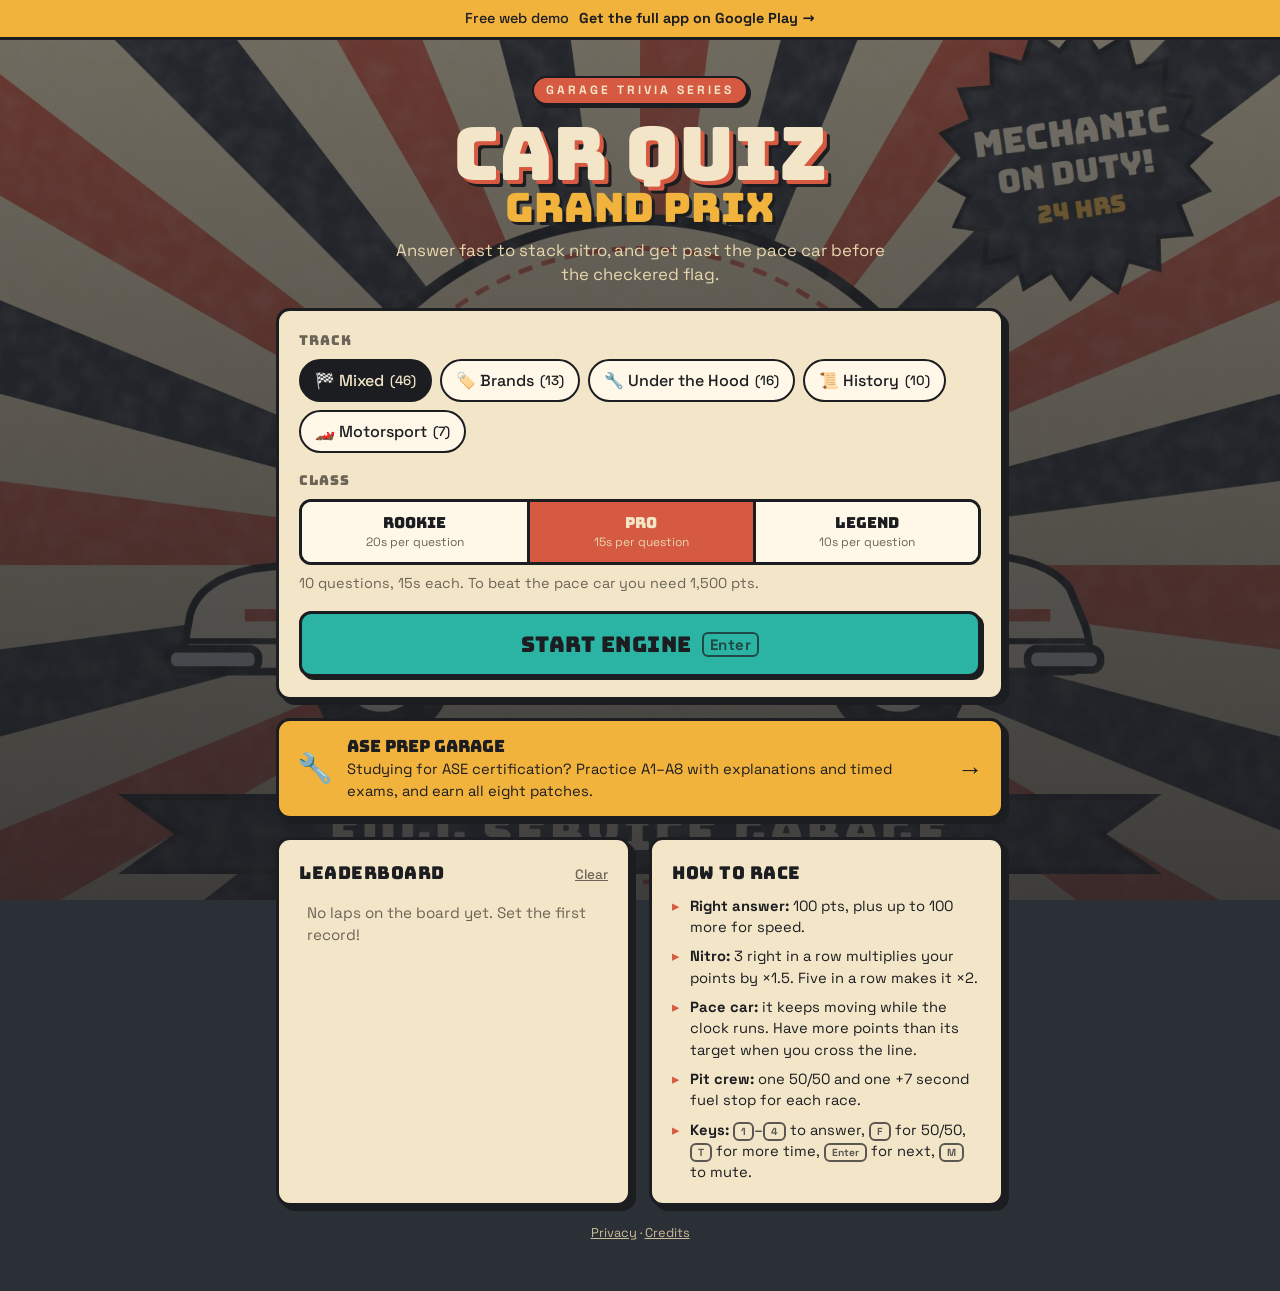
<file: index.html>
<!DOCTYPE html>
<html lang="en">
<head>
  <meta charset="UTF-8">
  <meta name="viewport" content="width=device-width, initial-scale=1.0, viewport-fit=cover">
  <meta name="description" content="Car Quiz Grand Prix: answer car trivia fast enough to beat the pace car.">
  <meta name="theme-color" content="#2b2f36">
  <title>Car Quiz Grand Prix</title>
  <link rel="manifest" href="manifest.webmanifest">
  <link rel="icon" type="image/png" sizes="48x48" href="icons/favicon-48.png">
  <link rel="apple-touch-icon" href="icons/apple-touch-icon.png">
  <meta name="mobile-web-app-capable" content="yes">
  <link rel="stylesheet" href="fonts/fonts.css">
  <link rel="stylesheet" href="style.css">
</head>
<body>
  <!-- Reusable car silhouette (faces right) -->
  <svg width="0" height="0" style="position:absolute" aria-hidden="true">
    <symbol id="car" viewBox="0 0 64 28">
      <path d="M4 20 L6 13 Q8 10 13 10 L22 10 L30 3 Q32 2 35 2 L46 2 Q49 2 51 5 L55 10 Q61 11 62 15 L62 20 Z" fill="currentColor"/>
      <path d="M26 10 L32 5 Q33 4 35 4 L39 4 L39 10 Z M42 4 L46 4 Q48 4 49 6 L52 10 L42 10 Z" fill="#cfe8ff" opacity=".85"/>
      <circle cx="16" cy="21" r="6" fill="#1b1d21"/><circle cx="16" cy="21" r="2.5" fill="#bbb"/>
      <circle cx="50" cy="21" r="6" fill="#1b1d21"/><circle cx="50" cy="21" r="2.5" fill="#bbb"/>
    </symbol>
  </svg>

  <div class="backdrop" aria-hidden="true"></div>

  <!-- ============ TITLE ============ -->
  <main id="screen-title" class="screen" data-active>
    <header class="brand">
      <p class="brand__eyebrow">Garage Trivia Series</p>
      <h1 class="brand__title">Car Quiz <span>Grand Prix</span></h1>
      <p class="brand__tag">Answer fast to stack nitro, and get past the pace car before the checkered flag.</p>
    </header>

    <form id="setup" class="panel setup" autocomplete="off">
      <fieldset>
        <legend>Track</legend>
        <div class="chips" id="cat-options"></div>
      </fieldset>

      <fieldset>
        <legend>Class</legend>
        <div class="segmented" id="diff-options"></div>
        <p class="setup__hint" id="diff-hint" aria-live="polite"></p>
      </fieldset>

      <button type="submit" class="btn btn--go" id="start">
        <span>Start engine</span> <kbd>Enter</kbd>
      </button>
    </form>

    <a class="panel promo" href="ase.html">
      <span class="promo__icon" aria-hidden="true">🔧</span>
      <span class="promo__text">
        <b>ASE Prep Garage</b>
        <span>Studying for ASE certification? Practice A1–A8 with explanations and timed exams, and earn all eight patches.</span>
      </span>
      <span class="promo__go" aria-hidden="true">→</span>
    </a>

    <div class="title-grid">
      <section class="panel" aria-labelledby="lb-title">
        <div class="panel__head">
          <h2 id="lb-title">Leaderboard</h2>
          <button class="link" id="lb-clear" type="button">Clear</button>
        </div>
        <ol class="leaderboard" id="lb-title-list"></ol>
      </section>

      <section class="panel how" aria-labelledby="how-title">
        <h2 id="how-title">How to race</h2>
        <ul>
          <li><b>Right answer:</b> 100 pts, plus up to 100 more for speed.</li>
          <li><b>Nitro:</b> 3 right in a row multiplies your points by ×1.5. Five in a row makes it ×2.</li>
          <li><b>Pace car:</b> it keeps moving while the clock runs. Have more points than its target when you cross the line.</li>
          <li><b>Pit crew:</b> one 50/50 and one +7 second fuel stop for each race.</li>
          <li><b>Keys:</b> <kbd>1</kbd>–<kbd>4</kbd> to answer, <kbd>F</kbd> for 50/50, <kbd>T</kbd> for more time, <kbd>Enter</kbd> for next, <kbd>M</kbd> to mute.</li>
        </ul>
      </section>
    </div>
    <p class="credits"><a href="privacy.html">Privacy</a> · <a href="privacy.html#credits">Credits</a></p>
  </main>

  <!-- ============ RACE ============ -->
  <main id="screen-game" class="screen" hidden>
    <div class="hud">
      <div class="hud__stat"><span class="hud__label">Lap</span><span class="hud__value" id="hud-lap">1/10</span></div>
      <div class="hud__stat"><span class="hud__label">Score</span><span class="hud__value" id="hud-score">0</span></div>
      <div class="hud__stat hud__stat--streak" id="hud-streak-wrap"><span class="hud__label">Nitro</span><span class="hud__value" id="hud-streak">×1</span></div>
      <div class="hud__actions">
        <button class="icon-btn" id="mute" type="button" aria-pressed="false" aria-label="Mute sound" title="Sound (M)">🔊</button>
        <button class="icon-btn" id="quit" type="button" aria-label="Quit race" title="Quit">✕</button>
      </div>
    </div>

    <div class="track" role="img" aria-label="Race progress" id="track">
      <div class="lane">
        <span class="lane__name">You</span>
        <div class="lane__road"><svg class="car car--you" id="car-you"><use href="#car"/></svg></div>
      </div>
      <div class="lane">
        <span class="lane__name">Pace</span>
        <div class="lane__road"><svg class="car car--pace" id="car-pace"><use href="#car"/></svg></div>
      </div>
      <div class="track__flag" aria-hidden="true"></div>
      <p class="track__gap" id="track-gap"></p>
    </div>

    <section class="panel quiz" aria-live="polite">
      <div class="quiz__meta">
        <span class="tag" id="q-cat"></span>
        <span class="timer" id="timer"><span id="timer-num">15</span>s</span>
      </div>
      <div class="timebar"><div class="timebar__fill" id="timebar"></div></div>
      <h2 class="quiz__question" id="q-text"></h2>

      <div class="answers" id="answers" role="group" aria-label="Answers"></div>

      <div class="lifelines" id="lifelines">
        <button class="btn btn--ghost" id="ll-5050" type="button"><span>50/50</span> <kbd>F</kbd></button>
        <button class="btn btn--ghost" id="ll-time" type="button"><span>+7 sec fuel</span> <kbd>T</kbd></button>
      </div>

      <div class="feedback" id="feedback" hidden>
        <p class="feedback__verdict" id="fb-verdict"></p>
        <p class="feedback__points" id="fb-points"></p>
        <p class="feedback__fact" id="fb-fact"></p>
        <button class="btn btn--go" id="next" type="button"><span>Next lap</span> <kbd>Enter</kbd></button>
      </div>
    </section>
  </main>

  <!-- ============ RESULTS ============ -->
  <main id="screen-results" class="screen" hidden>
    <section class="panel results">
      <p class="results__eyebrow" id="res-eyebrow">Race complete</p>
      <h2 class="results__title" id="res-title"></h2>
      <p class="results__sub" id="res-sub"></p>

      <div class="stats">
        <div><span id="res-score">0</span><small>Score</small></div>
        <div><span id="res-acc">0%</span><small>Accuracy</small></div>
        <div><span id="res-streak">0</span><small>Best streak</small></div>
        <div><span id="res-speed">0</span><small>Avg secs</small></div>
      </div>

      <form id="save-form" class="save">
        <label for="player-name">Put your name on the board</label>
        <div class="save__row">
          <input id="player-name" name="name" maxlength="16" placeholder="Driver name" required autocomplete="nickname">
          <button class="btn btn--go" type="submit">Save</button>
        </div>
      </form>
      <p class="save__done" id="save-done" hidden></p>

      <ol class="leaderboard" id="lb-results-list" hidden></ol>

      <div class="results__actions">
        <button class="btn btn--go" id="again" type="button">Race again</button>
        <button class="btn btn--ghost" id="menu" type="button">Change setup</button>
        <button class="btn btn--ghost" id="share" type="button">Share result</button>
      </div>

      <details class="review">
        <summary>Review your answers</summary>
        <ol id="review-list"></ol>
      </details>
    </section>
  </main>

  <dialog id="quit-dialog" class="panel">
    <form method="dialog">
      <h2>Leave the race?</h2>
      <p>You'll lose your progress in this race.</p>
      <div class="results__actions">
        <button class="btn btn--ghost" value="stay">Keep racing</button>
        <button class="btn btn--danger" value="quit">Quit</button>
      </div>
    </form>
  </dialog>

  <div class="toast" id="toast" role="status" aria-live="polite"></div>
  <div class="confetti" id="confetti" aria-hidden="true"></div>

  <script>window.CARQUIZ_EDITION = 'demo';</script>
  <script src="app.js"></script>
  <script src="pro.js"></script>
  <script src="questions.js"></script>
  <script src="index.js"></script>
</body>
</html>
</file>
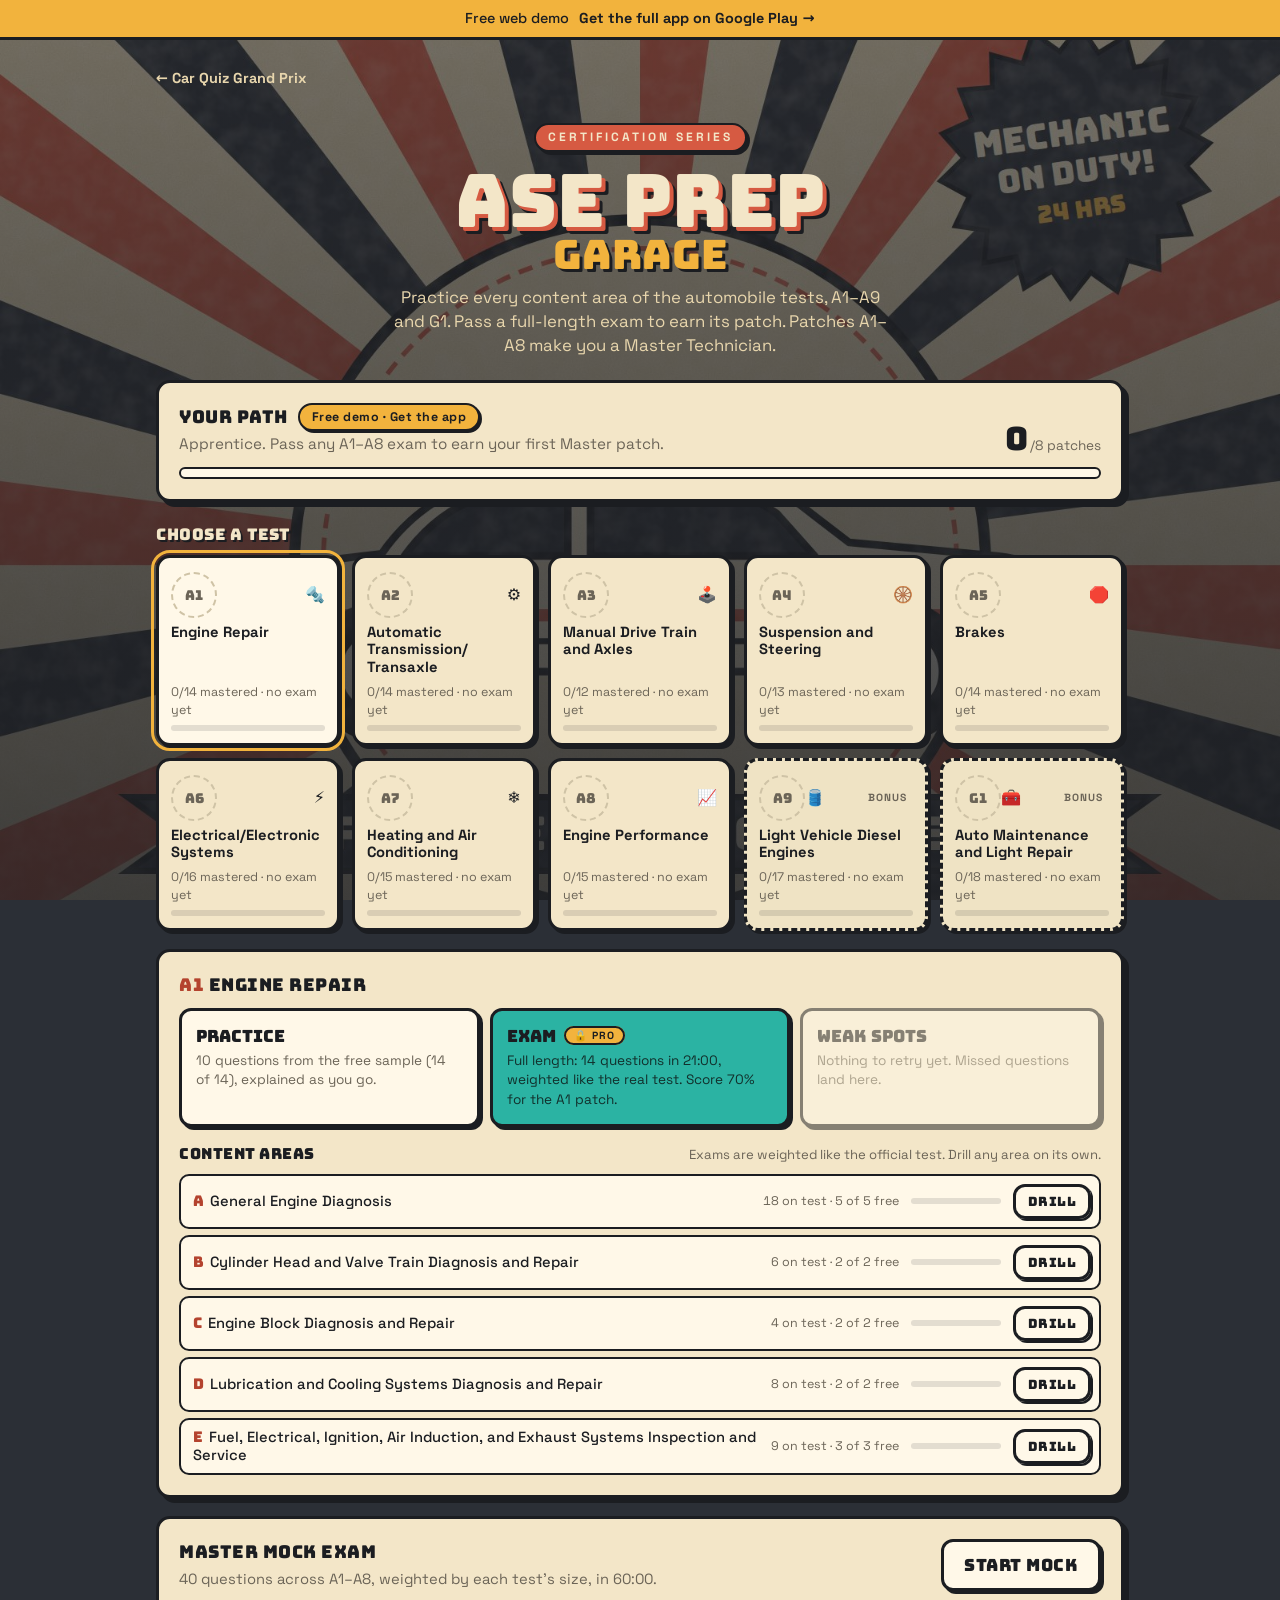
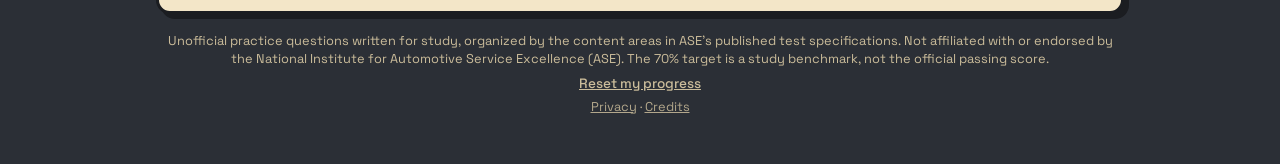
<file: ase.html>
<!DOCTYPE html>
<html lang="en">
<head>
  <meta charset="UTF-8">
  <meta name="viewport" content="width=device-width, initial-scale=1.0, viewport-fit=cover">
  <meta name="description" content="ASE-style practice for the A1–A8 automobile certification tests: practice with explanations, timed exams, and weak-spot drills.">
  <meta name="theme-color" content="#2b2f36">
  <title>ASE Prep Garage</title>
  <link rel="manifest" href="manifest.webmanifest">
  <link rel="icon" type="image/png" sizes="48x48" href="icons/favicon-48.png">
  <link rel="apple-touch-icon" href="icons/apple-touch-icon.png">
  <meta name="mobile-web-app-capable" content="yes">
  <link rel="stylesheet" href="fonts/fonts.css">
  <link rel="stylesheet" href="style.css">
  <link rel="stylesheet" href="ase.css">
</head>
<body class="ase">
  <div class="backdrop" aria-hidden="true"></div>

  <!-- ============ GARAGE (home) ============ -->
  <main id="screen-home" class="screen">
    <nav class="topnav"><a class="link-back" href="index.html">← Car Quiz Grand Prix</a></nav>

    <header class="brand">
      <p class="brand__eyebrow">Certification Series</p>
      <h1 class="brand__title">ASE Prep <span>Garage</span></h1>
      <p class="brand__tag">Practice every content area of the automobile tests, A1–A9 and G1. Pass a full-length exam to earn its patch. Patches A1–A8 make you a Master Technician.</p>
    </header>

    <section class="panel path" aria-labelledby="path-title">
      <div class="path__head">
        <div>
          <div class="path__title"><h2 id="path-title">Your path</h2><button class="pro-chip" id="pro-status" type="button"></button></div>
          <p class="path__rank" id="rank"></p>
        </div>
        <p class="path__count"><span id="patch-count">0</span><small>/8 patches</small></p>
      </div>
      <div class="path__bar" aria-hidden="true"><div id="path-fill"></div></div>
    </section>

    <section aria-labelledby="areas-title">
      <h2 class="section-title" id="areas-title">Choose a test</h2>
      <div class="areas" id="areas" role="list"></div>
    </section>

    <section class="panel modes" id="modes" aria-labelledby="modes-title">
      <h2 id="modes-title"><span id="sel-code"></span> <span id="sel-name"></span></h2>
      <div class="modes__grid">
        <button class="mode" id="mode-practice" type="button">
          <span class="mode__name">Practice</span>
          <span class="mode__desc" id="desc-practice"></span>
        </button>
        <button class="mode" id="mode-exam" type="button">
          <span class="mode__name">Exam</span>
          <span class="mode__desc" id="desc-exam"></span>
        </button>
        <button class="mode" id="mode-weak" type="button">
          <span class="mode__name">Weak spots</span>
          <span class="mode__desc" id="desc-weak"></span>
        </button>
      </div>
      <div class="subs">
        <div class="subs__head">
          <h3>Content areas</h3>
          <p>Exams are weighted like the official test. Drill any area on its own.</p>
        </div>
        <ol class="subs__list" id="subs"></ol>
      </div>
    </section>

    <section class="panel mock" aria-labelledby="mock-title">
      <div>
        <h2 id="mock-title">Master mock exam</h2>
        <p id="desc-mock"></p>
      </div>
      <button class="btn btn--go" id="mode-mock" type="button">Start mock</button>
    </section>

    <footer class="disclaimer">
      <p>Unofficial practice questions written for study, organized by the content areas in ASE's published test specifications. Not affiliated with or endorsed by the National Institute for Automotive Service Excellence (ASE). The 70% target is a study benchmark, not the official passing score.</p>
      <button class="link" id="reset" type="button">Reset my progress</button>
      <p class="credits"><a href="privacy.html">Privacy</a> · <a href="privacy.html#credits">Credits</a></p>
    </footer>
  </main>

  <!-- ============ QUESTION ============ -->
  <main id="screen-quiz" class="screen" hidden>
    <div class="qbar">
      <span class="tag" id="q-area"></span>
      <span class="qbar__mode" id="q-mode"></span>
      <span class="qbar__count" id="q-count"></span>
      <span class="qbar__clock" id="q-clock" hidden></span>
      <button class="icon-btn" id="q-quit" type="button" aria-label="Leave session" title="Leave (Esc)">✕</button>
    </div>
    <div class="progress" aria-hidden="true"><div id="q-progress"></div></div>

    <section class="panel qcard">
      <p class="qcard__sub" id="q-sub"></p>
      <p class="qcard__stem" id="q-stem"></p>
      <div class="techs" id="q-techs" hidden>
        <blockquote class="tech"><span class="tech__who">Technician A says</span><p id="q-ta"></p></blockquote>
        <blockquote class="tech"><span class="tech__who">Technician B says</span><p id="q-tb"></p></blockquote>
        <p class="techs__ask">Who is correct?</p>
      </div>

      <div class="choices" id="q-choices" role="radiogroup" aria-label="Answer choices"></div>

      <div class="explain" id="q-explain" hidden>
        <p class="explain__verdict" id="q-verdict"></p>
        <p class="explain__why" id="q-why"></p>
        <button class="btn btn--go" id="q-next" type="button"><span>Next question</span> <kbd>Enter</kbd></button>
      </div>

      <div class="examnav" id="q-examnav" hidden>
        <button class="btn btn--ghost" id="q-flag" type="button" aria-pressed="false"><span>⚑ Flag</span> <kbd>F</kbd></button>
        <div class="examnav__step">
          <button class="btn btn--ghost" id="q-prev" type="button" aria-label="Previous question">←</button>
          <button class="btn btn--ghost" id="q-fwd" type="button" aria-label="Next question">→</button>
        </div>
        <button class="btn btn--go" id="q-submit" type="button">Submit exam</button>
      </div>
    </section>

    <section class="panel navgrid" id="q-grid-wrap" hidden aria-label="Question navigator">
      <div class="navgrid__legend"><span class="lg lg--done">Answered</span><span class="lg lg--flag">Flagged</span><span class="lg">Not answered</span></div>
      <div class="navgrid__cells" id="q-grid"></div>
    </section>
  </main>

  <!-- ============ RESULTS ============ -->
  <main id="screen-results" class="screen" hidden>
    <section class="panel report">
      <p class="report__eyebrow" id="r-eyebrow"></p>
      <div class="report__hero">
        <div class="patch patch--big" id="r-patch" hidden><span id="r-patch-code"></span></div>
        <div class="report__score"><span id="r-score">0%</span><small id="r-raw"></small></div>
      </div>
      <h2 class="report__title" id="r-title"></h2>
      <p class="report__sub" id="r-sub"></p>

      <div class="breakdown" id="r-breakdown" hidden></div>

      <div class="results__actions">
        <button class="btn btn--go" id="r-missed" type="button">Practice what I missed</button>
        <button class="btn btn--ghost" id="r-retake" type="button">Retake</button>
        <button class="btn btn--ghost" id="r-home" type="button">Back to garage</button>
      </div>
    </section>

    <section class="panel review" aria-labelledby="r-review-title">
      <div class="panel__head">
        <h2 id="r-review-title">Review</h2>
        <label class="toggle"><input type="checkbox" id="r-only-missed" checked> Missed only</label>
      </div>
      <ol class="review__list" id="r-list"></ol>
    </section>
  </main>

  <dialog id="dlg" class="panel">
    <form method="dialog">
      <h2 id="dlg-title"></h2>
      <p id="dlg-body"></p>
      <div class="results__actions">
        <button class="btn btn--ghost" value="cancel" id="dlg-cancel"></button>
        <button class="btn btn--danger" value="ok" id="dlg-ok"></button>
      </div>
    </form>
  </dialog>

  <dialog id="paywall" class="panel paywall" aria-labelledby="pw-title">
    <button class="icon-btn paywall__close" id="pw-close" type="button" aria-label="Close">✕</button>
    <p class="paywall__eyebrow">Car Quiz Garage Pro</p>
    <h2 id="pw-title">Unlock every question</h2>
    <ul class="paywall__list">
      <li><b>All 940 questions</b> across A1–A9 and G1, each with an explanation</li>
      <li><b>Full-length exams</b> weighted like the real tests, with a score report by content area</li>
      <li><b>Earn patches</b> and work toward Master Technician</li>
      <li><b>Master mock</b> across A1–A8, plus weak-spot review on every question</li>
    </ul>
    <button class="btn btn--go paywall__buy" id="pw-buy" type="button">Unlock Pro</button>
    <p class="paywall__note" id="pw-note"></p>
    <p class="paywall__msg" id="pw-msg" role="status" aria-live="polite"></p>
    <button class="link paywall__restore" id="pw-restore" type="button">Restore purchase</button>
  </dialog>

  <div class="toast" id="toast" role="status" aria-live="polite"></div>
  <div class="confetti" id="confetti" aria-hidden="true"></div>

  <script>window.CARQUIZ_EDITION = 'demo';</script>
  <script src="app.js"></script>
  <script src="pro.js"></script>
  <script src="ase-questions.js"></script>
  <script src="ase-bank/A1.js"></script>
  <script src="ase-bank/A2.js"></script>
  <script src="ase-bank/A3.js"></script>
  <script src="ase-bank/A4.js"></script>
  <script src="ase-bank/A5.js"></script>
  <script src="ase-bank/A6.js"></script>
  <script src="ase-bank/A7.js"></script>
  <script src="ase-bank/A8.js"></script>
  <script src="ase-bank/A9.js"></script>
  <script src="ase-bank/G1.js"></script>
  <script src="ase.js"></script>
</body>
</html>
</file>
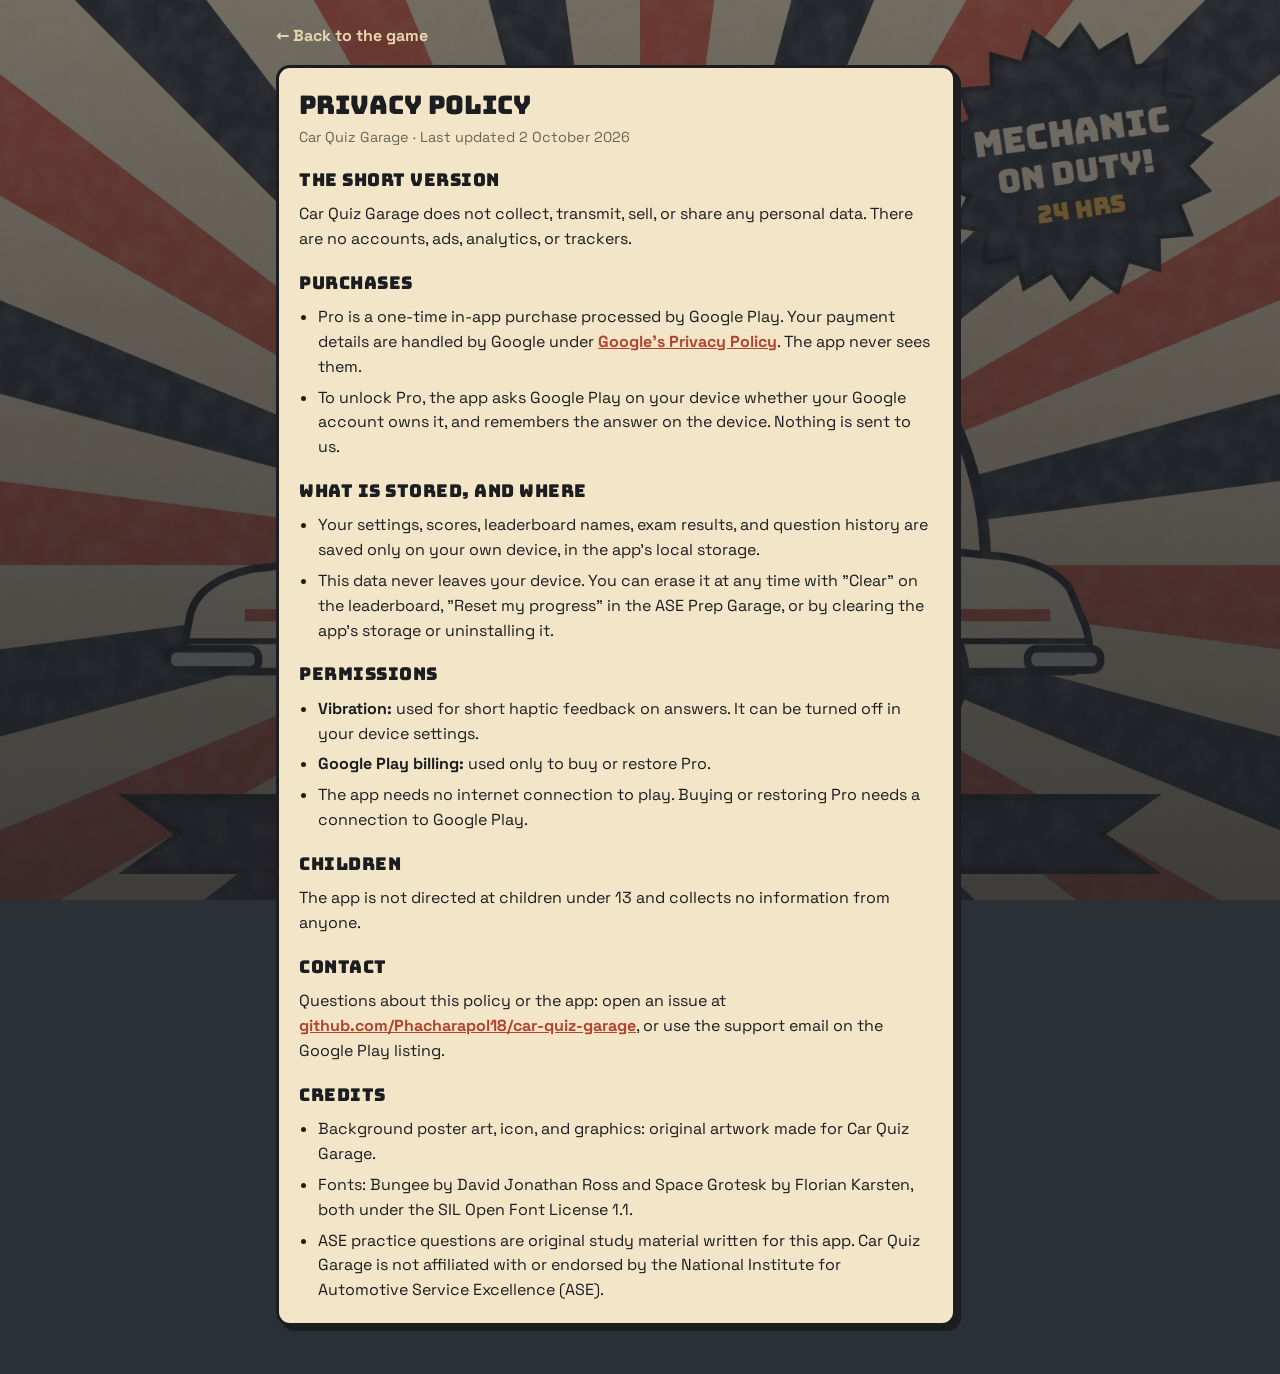
<file: privacy.html>
<!DOCTYPE html>
<html lang="en">
<head>
  <meta charset="UTF-8">
  <meta name="viewport" content="width=device-width, initial-scale=1.0, viewport-fit=cover">
  <meta name="theme-color" content="#2b2f36">
  <title>Privacy & Credits · Car Quiz Garage</title>
  <link rel="icon" type="image/png" sizes="48x48" href="icons/favicon-48.png">
  <link rel="stylesheet" href="fonts/fonts.css">
  <link rel="stylesheet" href="style.css">
  <style>
    .doc { max-width: 680px; }
    .doc h1 { font: 400 1.6rem var(--display); margin-bottom: 4px; }
    .doc h2 { margin-top: 18px; }
    .doc p, .doc li { line-height: 1.55; }
    .doc ul { padding-left: 1.2em; display: grid; gap: 6px; }
    .doc .updated { color: var(--muted); font-size: .9rem; }
    .doc a { color: var(--red-deep); font-weight: 700; }
  </style>
</head>
<body>
  <div class="backdrop" aria-hidden="true"></div>
  <main class="screen">
    <nav class="topnav"><a class="link-back" href="index.html" style="color:var(--cream-2);font-weight:700;text-decoration:none">← Back to the game</a></nav>
    <article class="panel doc">
      <h1>Privacy Policy</h1>
      <p class="updated">Car Quiz Garage · Last updated 2 October 2026</p>

      <h2>The short version</h2>
      <p>Car Quiz Garage does not collect, transmit, sell, or share any personal data. There are no accounts, ads, analytics, or trackers.</p>

      <h2>Purchases</h2>
      <ul>
        <li>Pro is a one-time in-app purchase processed by Google Play. Your payment details are handled by Google under <a href="https://policies.google.com/privacy">Google's Privacy Policy</a>. The app never sees them.</li>
        <li>To unlock Pro, the app asks Google Play on your device whether your Google account owns it, and remembers the answer on the device. Nothing is sent to us.</li>
      </ul>

      <h2>What is stored, and where</h2>
      <ul>
        <li>Your settings, scores, leaderboard names, exam results, and question history are saved only on your own device, in the app's local storage.</li>
        <li>This data never leaves your device. You can erase it at any time with "Clear" on the leaderboard, "Reset my progress" in the ASE Prep Garage, or by clearing the app's storage or uninstalling it.</li>
      </ul>

      <h2>Permissions</h2>
      <ul>
        <li><b>Vibration:</b> used for short haptic feedback on answers. It can be turned off in your device settings.</li>
        <li><b>Google Play billing:</b> used only to buy or restore Pro.</li>
        <li>The app needs no internet connection to play. Buying or restoring Pro needs a connection to Google Play.</li>
      </ul>

      <h2>Children</h2>
      <p>The app is not directed at children under 13 and collects no information from anyone.</p>

      <h2>Contact</h2>
      <p>Questions about this policy or the app: open an issue at <a href="https://github.com/Phacharapol18/car-quiz-garage/issues">github.com/Phacharapol18/car-quiz-garage</a>, or use the support email on the Google Play listing.</p>

      <h2 id="credits">Credits</h2>
      <ul>
        <li>Background poster art, icon, and graphics: original artwork made for Car Quiz Garage.</li>
        <li>Fonts: Bungee by David Jonathan Ross and Space Grotesk by Florian Karsten, both under the SIL Open Font License 1.1.</li>
        <li>ASE practice questions are original study material written for this app. Car Quiz Garage is not affiliated with or endorsed by the National Institute for Automotive Service Excellence (ASE).</li>
      </ul>
    </article>
  </main>
</body>
</html>
</file>
<file: fonts/fonts.css>
/* Self-hosted so the app works offline. Bungee and Space Grotesk are under the SIL Open Font License (see OFL-*.txt). */
@font-face { font-family: 'Bungee'; font-style: normal; font-weight: 400; font-display: swap; src: url(bungee-latin-ext.woff2) format('woff2'); unicode-range: U+0100-02BA, U+02BD-02C5, U+02C7-02CC, U+02CE-02D7, U+02DD-02FF, U+0304, U+0308, U+0329, U+1D00-1DBF, U+1E00-1E9F, U+1EF2-1EFF, U+2020, U+20A0-20AB, U+20AD-20C0, U+2113, U+2C60-2C7F, U+A720-A7FF; }
@font-face { font-family: 'Bungee'; font-style: normal; font-weight: 400; font-display: swap; src: url(bungee-latin.woff2) format('woff2'); unicode-range: U+0000-00FF, U+0131, U+0152-0153, U+02BB-02BC, U+02C6, U+02DA, U+02DC, U+0304, U+0308, U+0329, U+2000-206F, U+20AC, U+2122, U+2191, U+2193, U+2212, U+2215, U+FEFF, U+FFFD; }
@font-face { font-family: 'Space Grotesk'; font-style: normal; font-weight: 300 700; font-display: swap; src: url(space-grotesk-latin-ext.woff2) format('woff2'); unicode-range: U+0100-02BA, U+02BD-02C5, U+02C7-02CC, U+02CE-02D7, U+02DD-02FF, U+0304, U+0308, U+0329, U+1D00-1DBF, U+1E00-1E9F, U+1EF2-1EFF, U+2020, U+20A0-20AB, U+20AD-20C0, U+2113, U+2C60-2C7F, U+A720-A7FF; }
@font-face { font-family: 'Space Grotesk'; font-style: normal; font-weight: 300 700; font-display: swap; src: url(space-grotesk-latin.woff2) format('woff2'); unicode-range: U+0000-00FF, U+0131, U+0152-0153, U+02BB-02BC, U+02C6, U+02DA, U+02DC, U+0304, U+0308, U+0329, U+2000-206F, U+20AC, U+2122, U+2191, U+2193, U+2212, U+2215, U+FEFF, U+FFFD; }
</file>
<file: style.css>
/* =========================================================
   Car Quiz Grand Prix: retro garage-poster styling
   ========================================================= */
:root {
  --ink: #1b1d21;
  --asphalt: #2b2f36;
  --asphalt-2: #353a42;
  --cream: #f3e6c8;
  --cream-2: #e8d6ad;
  --red: #d65a42;
  --red-deep: #b4432e;
  --teal: #2bb3a3;
  --gold: #f2b33d;
  --good: #3fbf6f;
  --bad: #e2533f;
  --muted: #6b6457;

  --display: 'Bungee', 'Impact', 'Arial Black', sans-serif;
  --body: 'Space Grotesk', system-ui, -apple-system, 'Segoe UI', sans-serif;

  --radius: 14px;
  --shadow: 5px 5px 0 var(--ink);
  --shadow-sm: 3px 3px 0 var(--ink);
  --border: 3px solid var(--ink);
}

*, *::before, *::after { box-sizing: border-box; margin: 0; padding: 0; }

html {
  -webkit-text-size-adjust: 100%;
  -webkit-tap-highlight-color: transparent;
  /* Safe areas: Capacitor injects --safe-area-inset-*; browsers provide env(). */
  --sat: var(--safe-area-inset-top, env(safe-area-inset-top, 0px));
  --sar: var(--safe-area-inset-right, env(safe-area-inset-right, 0px));
  --sab: var(--safe-area-inset-bottom, env(safe-area-inset-bottom, 0px));
  --sal: var(--safe-area-inset-left, env(safe-area-inset-left, 0px));
}
body { overscroll-behavior-y: none; }
button, label, a, .answer, .choice, .area, .mode, .cell, kbd {
  touch-action: manipulation;
  -webkit-user-select: none;
  user-select: none;
}

body {
  min-height: 100vh;
  min-height: 100dvh;
  background: var(--asphalt);
  color: var(--ink);
  font-family: var(--body);
  font-size: 16px;
  line-height: 1.45;
  overflow-x: hidden;
}

.backdrop {
  position: fixed;
  inset: 0;
  z-index: -1;
  background:
    linear-gradient(180deg, rgba(27, 29, 33, .55), rgba(27, 29, 33, .82)),
    url(images/poster-bg.jpg) center / cover no-repeat;
}

[hidden] { display: none !important; }

kbd {
  font-family: var(--body);
  font-size: .7em;
  font-weight: 700;
  padding: 1px 6px;
  border: 2px solid currentColor;
  border-radius: 6px;
  opacity: .7;
}

:focus-visible { outline: 3px solid var(--gold); outline-offset: 3px; }

/* ---------- layout ---------- */
.screen {
  width: min(760px, 100%);
  margin: 0 auto;
  padding: calc(24px + var(--sat)) calc(16px + var(--sar)) calc(48px + var(--sab)) calc(16px + var(--sal));
  display: flex;
  flex-direction: column;
  gap: 18px;
  animation: screen-in .35s ease-out;
}
@keyframes screen-in { from { opacity: 0; transform: translateY(8px); } }

.panel {
  background: var(--cream);
  border: var(--border);
  border-radius: var(--radius);
  box-shadow: var(--shadow);
  padding: 20px;
}
.panel h2 {
  font-family: var(--display);
  font-weight: 400;
  font-size: 1.1rem;
  letter-spacing: .5px;
  margin-bottom: 10px;
}
.panel__head { display: flex; justify-content: space-between; align-items: baseline; }

/* ---------- brand ---------- */
.brand { text-align: center; color: var(--cream); padding: 12px 0 4px; }
.brand__eyebrow {
  display: inline-block;
  font-weight: 700;
  font-size: .75rem;
  letter-spacing: 3px;
  text-transform: uppercase;
  background: var(--red);
  color: var(--cream);
  padding: 4px 12px;
  border: 2px solid var(--ink);
  border-radius: 999px;
  box-shadow: var(--shadow-sm);
}
.brand__title {
  font-family: var(--display);
  font-weight: 400;
  font-size: clamp(2.6rem, 11vw, 4.6rem);
  line-height: .95;
  margin: 14px 0 10px;
  color: var(--cream);
  text-shadow: 4px 4px 0 var(--red), 7px 7px 0 var(--ink);
}
.brand__title span { display: block; font-size: .55em; color: var(--gold); text-shadow: 3px 3px 0 var(--ink); }
.brand__tag { max-width: 46ch; margin: 0 auto; color: var(--cream-2); font-size: 1.05rem; }

/* ---------- setup ---------- */
.setup { display: flex; flex-direction: column; gap: 18px; }
fieldset { border: 0; }
legend {
  font-family: var(--display);
  font-size: .85rem;
  letter-spacing: 1px;
  margin-bottom: 8px;
  color: var(--muted);
}
.chips { display: flex; flex-wrap: wrap; gap: 8px; }
.chips label, .segmented label { cursor: pointer; }
.chips input, .segmented input { position: absolute; opacity: 0; pointer-events: none; }
.chips span {
  display: inline-flex; align-items: center; gap: 6px;
  padding: 8px 14px;
  border: 2px solid var(--ink);
  border-radius: 999px;
  background: #fff8e8;
  font-weight: 500;
  transition: transform .1s, background .15s;
}
.chips input:checked + span { background: var(--ink); color: var(--cream); }
.chips input:focus-visible + span, .segmented input:focus-visible + span { outline: 3px solid var(--gold); outline-offset: 2px; }
.chips span:hover { transform: translateY(-1px); }

.segmented { display: grid; grid-template-columns: repeat(3, 1fr); border: var(--border); border-radius: 12px; overflow: hidden; }
.segmented label + label span { border-left: 3px solid var(--ink); }
.segmented span {
  display: flex; flex-direction: column; align-items: center;
  padding: 10px 6px;
  background: #fff8e8;
  font-family: var(--display);
  font-size: .95rem;
  transition: background .15s;
}
.segmented small { font-family: var(--body); font-size: .75rem; color: var(--muted); }
.segmented input:checked + span { background: var(--red); color: var(--cream); }
.segmented input:checked + span small { color: var(--cream-2); }
.setup__hint { margin-top: 8px; font-size: .9rem; color: var(--muted); min-height: 1.3em; }

/* ---------- buttons ---------- */
.btn {
  display: inline-flex; align-items: center; justify-content: center; gap: 10px;
  font: 400 1.05rem var(--display);
  letter-spacing: .5px;
  padding: 12px 20px;
  border: var(--border);
  border-radius: 12px;
  box-shadow: var(--shadow-sm);
  cursor: pointer;
  color: var(--ink);
  background: #fff8e8;
  transition: transform .08s, box-shadow .08s, background .15s;
}
.btn:hover:not(:disabled) { transform: translate(-1px, -1px); box-shadow: 4px 4px 0 var(--ink); }
.btn:active:not(:disabled) { transform: translate(2px, 2px); box-shadow: 1px 1px 0 var(--ink); }
.btn:disabled { opacity: .45; cursor: not-allowed; }
.btn--go { background: var(--teal); color: var(--ink); }
.btn--danger { background: var(--red); color: var(--cream); }
.btn--ghost { background: transparent; }
#start { font-size: 1.35rem; padding: 16px; width: 100%; }

.link {
  background: none; border: 0; cursor: pointer;
  font: 500 .85rem var(--body); color: var(--muted); text-decoration: underline;
}
.icon-btn {
  width: 40px; height: 40px;
  display: grid; place-items: center;
  font-size: 1.1rem;
  background: var(--cream);
  border: 2px solid var(--ink);
  border-radius: 10px;
  box-shadow: 2px 2px 0 var(--ink);
  cursor: pointer;
}

/* ---------- web demo banner ---------- */
.demo-bar {
  display: flex; justify-content: center; align-items: center; gap: 10px; flex-wrap: wrap;
  padding: calc(8px + var(--sat)) 16px 8px;
  background: var(--gold); color: var(--ink);
  border-bottom: 3px solid var(--ink);
  font-size: .9rem; text-decoration: none; text-align: center;
}
.demo-bar span { font-weight: 500; }
.demo-bar:hover b { text-decoration: underline; }

/* ---------- title extras ---------- */
.credits { text-align: center; font-size: .8rem; color: var(--cream-2); opacity: .85; }
.credits a { color: inherit; }
.promo {
  display: grid; grid-template-columns: auto 1fr auto; gap: 14px; align-items: center;
  padding: 14px 18px;
  color: var(--ink); text-decoration: none;
  background: var(--gold);
  transition: transform .08s, box-shadow .08s;
}
.promo:hover { transform: translate(-1px, -1px); box-shadow: 6px 6px 0 var(--ink); }
.promo__icon { font-size: 1.8rem; }
.promo__text { display: grid; gap: 2px; font-size: .92rem; }
.promo__text b { font: 400 1.05rem var(--display); }
.promo__go { font: 400 1.6rem var(--display); }
.title-grid { display: grid; grid-template-columns: 1fr 1fr; gap: 18px; }
.how ul { list-style: none; display: grid; gap: 8px; font-size: .92rem; }
.how li { padding-left: 18px; position: relative; }
.how li::before { content: '▸'; position: absolute; left: 0; color: var(--red); }

.leaderboard { list-style: none; counter-reset: lb; display: grid; gap: 4px; }
.leaderboard li {
  counter-increment: lb;
  display: grid;
  grid-template-columns: 2.2em 1fr auto;
  align-items: center;
  gap: 8px;
  padding: 6px 8px;
  border-radius: 8px;
  font-size: .95rem;
}
.leaderboard li::before { content: counter(lb); font-family: var(--display); color: var(--muted); text-align: center; }
.leaderboard li:nth-child(1)::before { content: '🥇'; }
.leaderboard li:nth-child(2)::before { content: '🥈'; }
.leaderboard li:nth-child(3)::before { content: '🥉'; }
.leaderboard li:nth-child(odd) { background: rgba(27, 29, 33, .06); }
.leaderboard li.is-new { background: var(--gold); animation: pulse 1s ease-in-out 2; }
.leaderboard .lb__name { overflow: hidden; text-overflow: ellipsis; white-space: nowrap; font-weight: 700; }
.leaderboard .lb__meta { display: block; font-weight: 400; font-size: .75rem; color: var(--muted); }
.leaderboard .lb__score { font-family: var(--display); }
.leaderboard li.empty { grid-template-columns: 1fr; color: var(--muted); background: none; }
.leaderboard li.empty::before { content: none; }
@keyframes pulse { 50% { transform: scale(1.03); } }

/* ---------- HUD ---------- */
.hud {
  display: grid;
  grid-template-columns: repeat(3, 1fr) auto;
  gap: 10px;
  align-items: stretch;
}
.hud__stat {
  background: var(--ink);
  color: var(--cream);
  border-radius: 12px;
  padding: 8px 12px;
  display: flex; flex-direction: column;
  border: 2px solid #000;
}
.hud__label { font-size: .7rem; letter-spacing: 2px; text-transform: uppercase; color: var(--cream-2); opacity: .75; }
.hud__value { font-family: var(--display); font-size: 1.35rem; line-height: 1.1; font-variant-numeric: tabular-nums; }
.hud__value.bump { animation: bump .35s ease-out; }
@keyframes bump { 40% { transform: scale(1.25); color: var(--gold); } }
.hud__stat--streak.is-hot { background: linear-gradient(135deg, var(--red-deep), var(--gold)); }
.hud__stat--streak.is-hot .hud__value::after { content: ' 🔥'; font-size: .8em; }
.hud__actions { display: flex; gap: 8px; align-items: center; }

/* ---------- Track ---------- */
.track {
  position: relative;
  background: var(--asphalt-2);
  border: var(--border);
  border-radius: var(--radius);
  padding: 10px 44px 22px 10px;
  display: grid; gap: 6px;
  box-shadow: var(--shadow);
}
.lane { display: grid; grid-template-columns: 44px 1fr; align-items: center; gap: 6px; }
.lane__name { font: 400 .7rem var(--display); color: var(--cream-2); letter-spacing: 1px; }
.lane__road {
  position: relative;
  height: 34px;
  border-bottom: 2px dashed rgba(243, 230, 200, .35);
}
.lane + .lane .lane__road { border-bottom: 0; }
.car {
  --p: 0;
  position: absolute;
  bottom: 3px;
  left: calc(var(--p) * (100% - 56px));
  width: 56px; height: 25px;
  transition: left .6s cubic-bezier(.25, .9, .3, 1.15);
  filter: drop-shadow(2px 2px 0 rgba(0, 0, 0, .5));
}
.car--you { color: var(--red); }
.car--pace { color: var(--cream-2); transition: left .25s linear; }
.car--you.boost { animation: boost .6s ease-out; }
@keyframes boost { 30% { transform: skewX(-12deg) translateX(4px); } }
.track__flag {
  position: absolute; top: 8px; bottom: 20px; right: 10px; width: 24px;
  border: 2px solid var(--ink);
  background: repeating-conic-gradient(var(--ink) 0 25%, #fff 0 50%) 0 0 / 12px 12px;
}
.track__gap {
  position: absolute; left: 60px; bottom: 2px;
  font-size: .75rem; color: var(--cream-2);
  font-variant-numeric: tabular-nums;
}
.track__gap.ahead { color: #7fe3a0; }
.track__gap.behind { color: #ffb19f; }

/* ---------- Quiz ---------- */
.quiz { display: flex; flex-direction: column; gap: 14px; }
.quiz__meta { display: flex; justify-content: space-between; align-items: center; }
.tag {
  font-size: .75rem; font-weight: 700; letter-spacing: 1.5px; text-transform: uppercase;
  background: var(--ink); color: var(--cream);
  padding: 4px 10px; border-radius: 999px;
}
.timer { font-family: var(--body); font-weight: 700; font-size: 1.3rem; font-variant-numeric: tabular-nums; }
.timer.low { color: var(--bad); animation: pulse .5s ease-in-out infinite; }
.timebar { height: 10px; border: 2px solid var(--ink); border-radius: 999px; background: #fff8e8; overflow: hidden; }
.timebar__fill { height: 100%; width: 100%; background: var(--teal); transform-origin: left; }
.timebar__fill.low { background: var(--bad); }
.quiz__question {
  font-family: var(--body) !important;
  font-weight: 700 !important;
  font-size: clamp(1.25rem, 4.2vw, 1.6rem) !important;
  line-height: 1.25;
  letter-spacing: 0 !important;
  margin: 4px 0 0 !important;
  text-wrap: pretty;
}

.answers { display: grid; grid-template-columns: 1fr 1fr; gap: 10px; }
.answer {
  display: grid; grid-template-columns: 34px 1fr; align-items: center; gap: 10px;
  text-align: left;
  font: 500 1.02rem var(--body);
  color: var(--ink);
  padding: 12px 14px;
  min-height: 60px;
  background: #fff8e8;
  border: var(--border);
  border-radius: 12px;
  box-shadow: var(--shadow-sm);
  cursor: pointer;
  transition: transform .08s, box-shadow .08s, background .15s, opacity .2s;
}
.answer__key {
  display: grid; place-items: center;
  width: 30px; height: 30px;
  font: 400 .9rem var(--display);
  background: var(--ink); color: var(--cream);
  border-radius: 8px;
}
.answer:hover:not(:disabled) { background: var(--cream-2); transform: translate(-1px, -1px); box-shadow: 4px 4px 0 var(--ink); }
.answer:active:not(:disabled) { transform: translate(2px, 2px); box-shadow: 1px 1px 0 var(--ink); }
.answer:disabled { cursor: default; }
.answer.is-correct { background: var(--good); color: #0c2414; }
.answer.is-correct .answer__key { background: #0c2414; }
.answer.is-wrong { background: var(--bad); color: #fff; animation: shake .4s; }
.answer.is-dim { opacity: .45; }
.answer.is-out { visibility: hidden; }
@keyframes shake { 20%, 60% { transform: translateX(-6px); } 40%, 80% { transform: translateX(6px); } }

.lifelines { display: flex; gap: 10px; justify-content: center; }
.lifelines .btn { font-size: .9rem; padding: 8px 14px; }

.feedback {
  border-top: 3px dashed rgba(27, 29, 33, .25);
  padding-top: 14px;
  display: grid; gap: 6px;
  animation: screen-in .25s ease-out;
}
.feedback__verdict { font-family: var(--display); font-size: 1.4rem; }
.feedback__verdict.good { color: #1d8a47; }
.feedback__verdict.bad { color: var(--red-deep); }
.feedback__points { font-weight: 700; font-variant-numeric: tabular-nums; }
.feedback__fact { color: var(--muted); }
.feedback__fact::before { content: '💡 '; }
.feedback .btn { justify-self: end; margin-top: 6px; }

/* ---------- Results ---------- */
.results { text-align: center; display: flex; flex-direction: column; gap: 16px; }
.results__eyebrow { font-weight: 700; letter-spacing: 3px; text-transform: uppercase; font-size: .75rem; color: var(--muted); }
.results__title { font-size: clamp(1.8rem, 7vw, 2.6rem) !important; line-height: 1.05; margin: 0 !important; }
.results__title.win { color: var(--red-deep); }
.results__sub { color: var(--muted); }
.stats { display: grid; grid-template-columns: repeat(4, 1fr); gap: 10px; }
.stats div {
  background: var(--ink); color: var(--cream);
  border-radius: 12px; padding: 12px 6px;
  display: flex; flex-direction: column;
}
.stats span { font-family: var(--display); font-size: 1.5rem; font-variant-numeric: tabular-nums; }
.stats small { font-size: .7rem; letter-spacing: 1.5px; text-transform: uppercase; opacity: .7; }
.save { display: grid; grid-template-columns: minmax(0, 1fr); gap: 8px; text-align: left; }
.save label { font-weight: 700; }
.save__row { display: flex; gap: 8px; }
.save input {
  flex: 1; min-width: 0; width: 100%;
  font: 500 1.05rem var(--body);
  padding: 10px 12px;
  border: var(--border);
  border-radius: 12px;
  background: #fff8e8;
}
.save__done { font-weight: 700; }
.results .leaderboard { text-align: left; }
.results__actions { display: flex; flex-wrap: wrap; gap: 10px; justify-content: center; }
.review { text-align: left; }
.review summary { cursor: pointer; font-weight: 700; padding: 6px 0; }
.review ol { padding-left: 1.4em; display: grid; gap: 10px; margin-top: 8px; }
.review li { font-size: .92rem; }
.review .r-q { font-weight: 700; display: block; }
.review .r-good { color: #1d8a47; }
.review .r-bad { color: var(--red-deep); }

/* ---------- Dialog / toast / confetti ---------- */
dialog { margin: auto; max-width: min(420px, calc(100% - 32px)); text-align: center; }
dialog::backdrop { background: rgba(0, 0, 0, .6); }
dialog p { margin: 4px 0 16px; color: var(--muted); }

.toast {
  position: fixed; left: 50%; top: calc(16px + var(--sat));
  transform: translate(-50%, -140%);
  background: var(--ink); color: var(--cream);
  padding: 10px 18px; border-radius: 999px;
  font-weight: 700;
  opacity: 0;
  transition: transform .3s ease, opacity .3s ease;
  z-index: 20;
  pointer-events: none;
}
.toast.show { transform: translate(-50%, 0); opacity: 1; }

.confetti { position: fixed; inset: 0; pointer-events: none; overflow: hidden; z-index: 30; }
.confetti i {
  position: absolute; top: -12px;
  width: 10px; height: 14px;
  animation: fall linear forwards;
}
@keyframes fall { to { transform: translateY(110vh) rotate(720deg); } }

/* ---------- responsive ---------- */
@media (max-width: 640px) {
  .title-grid { grid-template-columns: 1fr; }
  .answers { grid-template-columns: 1fr; }
  .answer { min-height: 52px; }
  .stats { grid-template-columns: repeat(2, 1fr); }
  .hud { grid-template-columns: repeat(3, minmax(0, 1fr)) auto; gap: 8px; }
  .hud__stat { padding: 6px 10px; }
  .hud__value { font-size: 1.15rem; }
  .hud__actions { flex-direction: column; gap: 6px; }
  .hud__actions .icon-btn { width: 34px; height: 30px; font-size: .95rem; }
  .panel { padding: 16px; }
  .screen { padding-top: calc(16px + var(--sat)); gap: 14px; }
}

/* Phones with short screens: keep the whole race (HUD, track, question, answers) on one screen. */
@media (max-width: 640px) and (max-height: 820px) {
  #screen-game { gap: 10px; padding-top: calc(10px + var(--sat)); padding-bottom: calc(16px + var(--sab)); }
  .track { padding: 6px 40px 18px 8px; gap: 2px; }
  .lane__road { height: 28px; }
  .car { width: 48px; height: 21px; left: calc(var(--p) * (100% - 48px)); }
  .quiz { gap: 10px; padding: 14px; }
  .quiz__question { font-size: 1.12rem !important; }
  .answers { gap: 8px; }
  .answer { min-height: 46px; padding: 9px 12px; font-size: .98rem; }
  .answer__key { width: 26px; height: 26px; }
  .lifelines .btn { padding: 6px 12px; font-size: .82rem; }
}
@media (max-width: 640px) and (max-height: 680px) {
  #screen-game { gap: 8px; padding-top: calc(8px + var(--sat)); padding-bottom: calc(8px + var(--sab)); }
  .hud__stat { padding: 4px 10px; }
  .lane__road { height: 24px; }
  .quiz { gap: 8px; padding: 12px; }
  .answer { min-height: 42px; padding: 8px 12px; }
}

@media (prefers-reduced-motion: reduce) {
  *, *::before, *::after { animation-duration: .01ms !important; animation-iteration-count: 1 !important; transition-duration: .01ms !important; }
}
</file>
<file: ase.css>
/* =========================================================
   ASE Prep Garage: extends style.css (shared tokens & components)
   ========================================================= */

.topnav { display: flex; }
.link-back {
  color: var(--cream-2);
  font-weight: 700;
  text-decoration: none;
  font-size: .9rem;
  padding: 4px 0;
}
.link-back:hover { color: var(--gold); text-decoration: underline; }

.section-title {
  font: 400 1rem var(--display);
  color: var(--cream);
  letter-spacing: .5px;
  margin: 4px 0 10px;
  text-shadow: 2px 2px 0 var(--ink);
}

/* ---------- path / rank ---------- */
.path { display: grid; gap: 12px; }
.path__head { display: flex; justify-content: space-between; align-items: flex-end; gap: 12px; }
.path h2 { margin-bottom: 2px; }
.path__rank { color: var(--muted); font-size: .95rem; }
.path__count { font-family: var(--display); font-size: 2rem; line-height: 1; white-space: nowrap; }
.path__count small { font-family: var(--body); font-size: .85rem; color: var(--muted); margin-left: 2px; }
.path__bar { height: 12px; border: 2px solid var(--ink); border-radius: 999px; background: #fff8e8; overflow: hidden; }
.path__bar div { height: 100%; width: 0; background: repeating-linear-gradient(45deg, var(--red) 0 10px, var(--red-deep) 10px 20px); transition: width .6s ease; }

/* ---------- area cards ---------- */
.ase #screen-home { width: min(1000px, 100%); }
.areas { display: grid; grid-template-columns: repeat(5, minmax(0, 1fr)); gap: 12px; }
.area {
  display: grid;
  grid-template-rows: auto auto 1fr auto;
  gap: 6px;
  text-align: left;
  padding: 14px 12px 12px;
  background: var(--cream);
  border: var(--border);
  border-radius: var(--radius);
  box-shadow: var(--shadow-sm);
  cursor: pointer;
  color: var(--ink);
  font: inherit;
  transition: transform .08s, box-shadow .08s, background .15s;
}
.area:hover { transform: translate(-1px, -1px); box-shadow: 4px 4px 0 var(--ink); }
.area[aria-pressed='true'] { background: #fff8e8; outline: 3px solid var(--gold); outline-offset: 2px; }
.area__top { display: flex; justify-content: space-between; align-items: center; }
.area__name { font-weight: 700; font-size: .92rem; line-height: 1.2; overflow-wrap: break-word; }
.area__best { font-size: .78rem; color: var(--muted); align-self: end; }
.meter { height: 6px; border-radius: 999px; background: rgba(27, 29, 33, .12); overflow: hidden; }
.meter i { display: block; height: 100%; background: var(--teal); }

/* Embroidered patch */
.patch {
  --patch: #cfc3a6;
  position: relative;
  display: grid; place-items: center;
  width: 46px; height: 46px;
  border-radius: 50%;
  background: transparent;
  border: 2px dashed var(--patch);
  font: 400 .85rem var(--display);
  color: var(--muted);
}
.patch.is-earned {
  --patch: var(--ink);
  background: radial-gradient(circle at 35% 30%, #e46d55, var(--red-deep));
  color: var(--cream);
  border: 3px solid var(--ink);
  box-shadow: inset 0 0 0 3px var(--red-deep), inset 0 0 0 5px var(--gold);
}
.patch.is-earned::after {
  content: '★';
  position: absolute; bottom: -6px; right: -6px;
  width: 20px; height: 20px;
  display: grid; place-items: center;
  font-size: .7rem;
  background: var(--gold); color: var(--ink);
  border: 2px solid var(--ink); border-radius: 50%;
}
.patch--big { width: 96px; height: 96px; font-size: 1.6rem; animation: stamp .6s cubic-bezier(.2, 1.6, .4, 1); }
.patch--big.is-earned::after { width: 30px; height: 30px; font-size: 1rem; }
@keyframes stamp { from { transform: scale(2.2) rotate(-25deg); opacity: 0; } }

.area--extra { background: #efe3c4; border-style: dashed; }
.area--extra .area__top::after { content: 'Bonus'; order: 1; margin-left: auto; margin-right: 6px; font: 700 .65rem var(--body); letter-spacing: 1px; text-transform: uppercase; color: var(--muted); }

/* ---------- content areas ---------- */
.subs { margin-top: 16px; display: grid; gap: 10px; }
.subs__head { display: flex; justify-content: space-between; align-items: baseline; gap: 10px; flex-wrap: wrap; }
.subs h3 { font: 400 .95rem var(--display); letter-spacing: .5px; }
.subs__head p { font-size: .82rem; color: var(--muted); }
.subs__list { list-style: none; display: grid; gap: 6px; }
.sub {
  display: grid;
  grid-template-columns: minmax(0, 1fr) auto 90px auto;
  align-items: center;
  gap: 12px;
  padding: 8px 8px 8px 12px;
  background: #fff8e8;
  border: 2px solid var(--ink);
  border-radius: 10px;
}
.sub__label { font-weight: 500; font-size: .92rem; line-height: 1.25; }
.sub__label b { font-family: var(--display); font-weight: 400; color: var(--red-deep); margin-right: 2px; }
.sub__meta { font-size: .78rem; color: var(--muted); white-space: nowrap; font-variant-numeric: tabular-nums; }
.sub__go { font-size: .8rem; padding: 6px 12px; box-shadow: 2px 2px 0 var(--ink); }

/* ---------- modes ---------- */
.modes h2 #sel-code { color: var(--red-deep); }
.modes__grid { display: grid; grid-template-columns: repeat(3, 1fr); gap: 10px; }
.mode {
  display: flex; flex-direction: column; gap: 4px;
  text-align: left;
  padding: 14px;
  background: #fff8e8;
  border: var(--border);
  border-radius: 12px;
  box-shadow: var(--shadow-sm);
  cursor: pointer;
  color: var(--ink);
  font: inherit;
  transition: transform .08s, box-shadow .08s, background .15s;
}
.mode:hover:not(:disabled) { background: var(--cream-2); transform: translate(-1px, -1px); box-shadow: 4px 4px 0 var(--ink); }
.mode:disabled { opacity: .5; cursor: not-allowed; }
.mode__name { font: 400 1.05rem var(--display); }
.mode__desc { font-size: .85rem; color: var(--muted); }
#mode-exam { background: var(--teal); }
#mode-exam .mode__desc { color: #12302c; }

.mock { display: flex; justify-content: space-between; align-items: center; gap: 16px; }
.mock h2 { margin-bottom: 4px; }
.mock p { color: var(--muted); font-size: .92rem; }

.disclaimer { color: var(--cream-2); font-size: .8rem; text-align: center; display: grid; gap: 6px; justify-items: center; opacity: .85; }
.disclaimer .link { color: var(--cream-2); }

/* ---------- question screen ---------- */
.qbar { display: flex; align-items: center; gap: 10px; flex-wrap: wrap; color: var(--cream); }
.qbar .tag { background: var(--red); border: 2px solid var(--ink); }
.qbar__mode { font: 400 .9rem var(--display); letter-spacing: .5px; }
.qbar__count { margin-left: auto; font-weight: 700; font-variant-numeric: tabular-nums; }
.qbar__clock {
  font: 700 1.05rem var(--body);
  font-variant-numeric: tabular-nums;
  background: var(--ink); color: var(--cream);
  padding: 4px 10px; border-radius: 8px; border: 2px solid #000;
}
.qbar__clock.low { background: var(--bad); }
.progress { height: 8px; border-radius: 999px; background: rgba(243, 230, 200, .25); overflow: hidden; }
.progress div { height: 100%; width: 0; background: var(--gold); transition: width .3s ease; }

.qcard { display: flex; flex-direction: column; gap: 14px; }
.qcard__sub { font-size: .78rem; font-weight: 700; letter-spacing: .5px; text-transform: uppercase; color: var(--muted); margin-bottom: -6px; }
.qcard__stem { font-weight: 700; font-size: clamp(1.15rem, 3.8vw, 1.45rem); line-height: 1.3; text-wrap: pretty; }
.qcard__stem mark { background: var(--gold); color: var(--ink); padding: 0 4px; border-radius: 4px; }
.techs { display: grid; gap: 8px; }
.tech {
  margin: 0;
  padding: 10px 14px;
  background: #fff8e8;
  border-left: 6px solid var(--teal);
  border-radius: 0 10px 10px 0;
}
.tech + .tech { border-left-color: var(--red); }
.tech__who { display: block; font: 400 .75rem var(--display); letter-spacing: .5px; color: var(--muted); }
.tech p { font-size: 1.02rem; }
.techs__ask { font-weight: 700; }

.choices { display: grid; gap: 10px; }
.choice {
  display: grid; grid-template-columns: 34px 1fr; align-items: center; gap: 12px;
  text-align: left;
  font: 500 1.02rem var(--body);
  color: var(--ink);
  padding: 12px 14px;
  min-height: 56px;
  background: #fff8e8;
  border: var(--border);
  border-radius: 12px;
  box-shadow: var(--shadow-sm);
  cursor: pointer;
  transition: transform .08s, box-shadow .08s, background .15s;
}
.choice:hover:not(:disabled) { background: var(--cream-2); transform: translate(-1px, -1px); box-shadow: 4px 4px 0 var(--ink); }
.choice:disabled { cursor: default; }
.choice__key {
  display: grid; place-items: center;
  width: 30px; height: 30px;
  font: 400 .9rem var(--display);
  background: var(--ink); color: var(--cream);
  border-radius: 8px;
}
.choice[aria-checked='true'] { background: var(--ink); color: var(--cream); }
.choice[aria-checked='true'] .choice__key { background: var(--gold); color: var(--ink); }
.choice.is-correct { background: var(--good); color: #0c2414; }
.choice.is-correct .choice__key { background: #0c2414; color: var(--cream); }
.choice.is-wrong { background: var(--bad); color: #fff; animation: shake .4s; }
.choice.is-dim { opacity: .5; }

.explain { border-top: 3px dashed rgba(27, 29, 33, .25); padding-top: 14px; display: grid; gap: 8px; animation: screen-in .25s ease-out; }
.explain__verdict { font: 400 1.3rem var(--display); }
.explain__verdict.good { color: #1d8a47; }
.explain__verdict.bad { color: var(--red-deep); }
.explain__why { line-height: 1.5; }
.explain__answer { color: #1d8a47; }
.explain .btn { justify-self: end; }

.examnav { display: flex; justify-content: space-between; align-items: center; gap: 10px; flex-wrap: wrap; border-top: 3px dashed rgba(27, 29, 33, .25); padding-top: 14px; }
.examnav__step { display: flex; gap: 8px; }
.examnav .btn { font-size: .95rem; padding: 10px 16px; }
#q-flag[aria-pressed='true'] { background: var(--gold); }

.navgrid { display: grid; gap: 10px; }
.navgrid__legend { display: flex; gap: 14px; font-size: .8rem; color: var(--muted); flex-wrap: wrap; }
.lg::before { content: ''; display: inline-block; width: 12px; height: 12px; border: 2px solid var(--ink); border-radius: 3px; margin-right: 6px; vertical-align: -2px; background: #fff8e8; }
.lg--done::before { background: var(--ink); }
.lg--flag::before { background: var(--gold); }
.navgrid__cells { display: grid; grid-template-columns: repeat(auto-fill, minmax(40px, 1fr)); gap: 6px; }
.cell {
  position: relative;
  height: 40px;
  font: 700 .9rem var(--body);
  background: #fff8e8; color: var(--ink);
  border: 2px solid var(--ink);
  border-radius: 8px;
  cursor: pointer;
  font-variant-numeric: tabular-nums;
}
.cell.is-done { background: var(--ink); color: var(--cream); }
.cell.is-flag::after { content: ''; position: absolute; top: -2px; right: -2px; border: 7px solid transparent; border-top-color: var(--gold); border-right-color: var(--gold); border-radius: 0 6px 0 0; }
.cell.is-current { outline: 3px solid var(--red); outline-offset: 1px; }

/* ---------- results ---------- */
.report { text-align: center; display: grid; gap: 12px; justify-items: center; }
.report__eyebrow { font-weight: 700; letter-spacing: 3px; text-transform: uppercase; font-size: .75rem; color: var(--muted); }
.report__hero { display: flex; align-items: center; gap: 20px; }
.report__score { display: grid; }
.report__score span { font: 400 clamp(3rem, 14vw, 4.5rem) var(--display); line-height: 1; }
.report__score small { color: var(--muted); font-weight: 700; }
.report__title { font-size: clamp(1.4rem, 5.5vw, 2rem) !important; margin: 0 !important; line-height: 1.1; }
.report__title.pass { color: #1d8a47; }
.report__title.fail { color: var(--red-deep); }
.report__sub { color: var(--muted); max-width: 52ch; }

.breakdown { width: 100%; display: grid; gap: 6px; text-align: left; }
.bd { display: grid; grid-template-columns: minmax(0, 1fr) minmax(90px, 30%) 3.4em; gap: 10px; align-items: center; font-size: .9rem; }
.bd__name { overflow: hidden; text-overflow: ellipsis; white-space: nowrap; }
.bd b { font-family: var(--display); font-weight: 400; margin-right: 4px; }
.bd__bar { height: 12px; border-radius: 999px; background: rgba(27, 29, 33, .1); overflow: hidden; border: 2px solid var(--ink); }
.bd__bar i { display: block; height: 100%; background: var(--teal); }
.bd__bar i.low { background: var(--bad); }
.bd__n { text-align: right; font-variant-numeric: tabular-nums; font-weight: 700; }

.toggle { display: inline-flex; gap: 6px; align-items: center; font-size: .9rem; font-weight: 500; cursor: pointer; }
.toggle input { width: 18px; height: 18px; accent-color: var(--ink); }
.review .review__list { list-style: none; display: grid; gap: 12px; counter-reset: rv; padding-left: 0; margin-top: 4px; }
.review__list li {
  counter-increment: rv;
  padding: 12px 14px;
  background: #fff8e8;
  border: 2px solid var(--ink);
  border-left-width: 6px;
  border-radius: 10px;
  display: grid; gap: 6px;
}
.review__list li.ok { border-left-color: var(--good); }
.review__list li.bad { border-left-color: var(--bad); }
.review__list.only-missed li.ok { display: none; }
.rv__q { font-weight: 700; }
.rv__q::before { content: counter(rv) '. '; color: var(--muted); }
.rv__meta { font-size: .78rem; color: var(--muted); letter-spacing: .5px; text-transform: uppercase; font-weight: 700; }
.rv__ans { font-size: .92rem; }
.rv__ans .yours { color: var(--red-deep); font-weight: 700; }
.rv__ans .right { color: #1d8a47; font-weight: 700; }
.rv__why { font-size: .9rem; color: var(--muted); }
.rv__techs { font-size: .9rem; display: grid; gap: 2px; }
.review__empty { color: var(--muted); text-align: center; padding: 8px; }

/* ---------- responsive ---------- */
@media (max-width: 900px) {
  .areas { grid-template-columns: repeat(3, minmax(0, 1fr)); }
}
@media (max-width: 720px) {
  .areas { grid-template-columns: repeat(2, minmax(0, 1fr)); }
  .sub { grid-template-columns: minmax(0, 1fr) auto; row-gap: 6px; }
  .sub__meta { grid-column: 1; grid-row: 2; }
  .sub .meter { grid-column: 1 / -1; grid-row: 3; }
  .sub__go { grid-column: 2; grid-row: 1 / 3; }
  .bd { grid-template-columns: minmax(0, 1fr) 3.4em; row-gap: 4px; }
  .bd__bar { grid-column: 1 / -1; grid-row: 2; }
  .modes__grid { grid-template-columns: 1fr; }
  .mock { flex-direction: column; align-items: stretch; text-align: left; }
}
@media (max-width: 380px) {
  .area { padding: 12px 10px 10px; }
  .area__name { font-size: .85rem; }
  .report__hero { flex-direction: column; gap: 8px; }
}

/* ---------- Free / Pro ---------- */
.path__title { display: flex; align-items: center; gap: 10px; flex-wrap: wrap; margin-bottom: 2px; }
.path__title h2 { margin: 0; }
.pro-chip {
  font: 700 .78rem var(--body);
  letter-spacing: .5px;
  padding: 4px 12px;
  border: 2px solid var(--ink);
  border-radius: 999px;
  background: var(--gold);
  color: var(--ink);
  box-shadow: 2px 2px 0 var(--ink);
  cursor: pointer;
}
.pro-chip:hover:not(:disabled) { transform: translate(-1px, -1px); box-shadow: 3px 3px 0 var(--ink); }
.pro-chip.is-pro { background: var(--ink); color: var(--gold); cursor: default; box-shadow: none; }
.mode.is-locked { position: relative; }
.mode.is-locked .mode__name::after {
  content: '🔒 PRO';
  margin-left: 8px;
  padding: 1px 8px;
  font: 700 .65rem var(--body);
  letter-spacing: 1px;
  vertical-align: 3px;
  background: var(--gold);
  color: var(--ink);
  border: 2px solid var(--ink);
  border-radius: 999px;
}
#mode-mock.is-locked { background: #fff8e8; }

.paywall { width: min(440px, calc(100% - 32px)); text-align: left; display: none; gap: 12px; padding: 24px 22px 18px; position: relative; }
.paywall[open] { display: grid; }
.paywall h2 { font: 400 1.35rem var(--display); margin: 0; line-height: 1.15; }
.paywall__eyebrow { font-weight: 700; font-size: .75rem; letter-spacing: 2px; text-transform: uppercase; color: var(--red-deep); }
.paywall__close { position: absolute; top: 12px; right: 12px; width: 34px; height: 34px; }
.paywall__list { list-style: none; display: grid; gap: 8px; margin: 4px 0; }
.paywall__list li { position: relative; padding-left: 28px; line-height: 1.4; font-size: .95rem; }
.paywall__list li::before {
  content: '✓'; position: absolute; left: 0; top: 1px;
  width: 20px; height: 20px; display: grid; place-items: center;
  font-size: .75rem; font-weight: 700;
  background: var(--teal); color: var(--ink); border: 2px solid var(--ink); border-radius: 50%;
}
.paywall__buy { width: 100%; font-size: 1.1rem; padding: 14px; }
.paywall__note { font-size: .82rem; color: var(--muted); text-align: center; }
.paywall__msg { font-size: .9rem; font-weight: 700; color: var(--red-deep); text-align: center; min-height: 0; }
.paywall__msg:empty { display: none; }
.paywall__restore { justify-self: center; }
</file>
